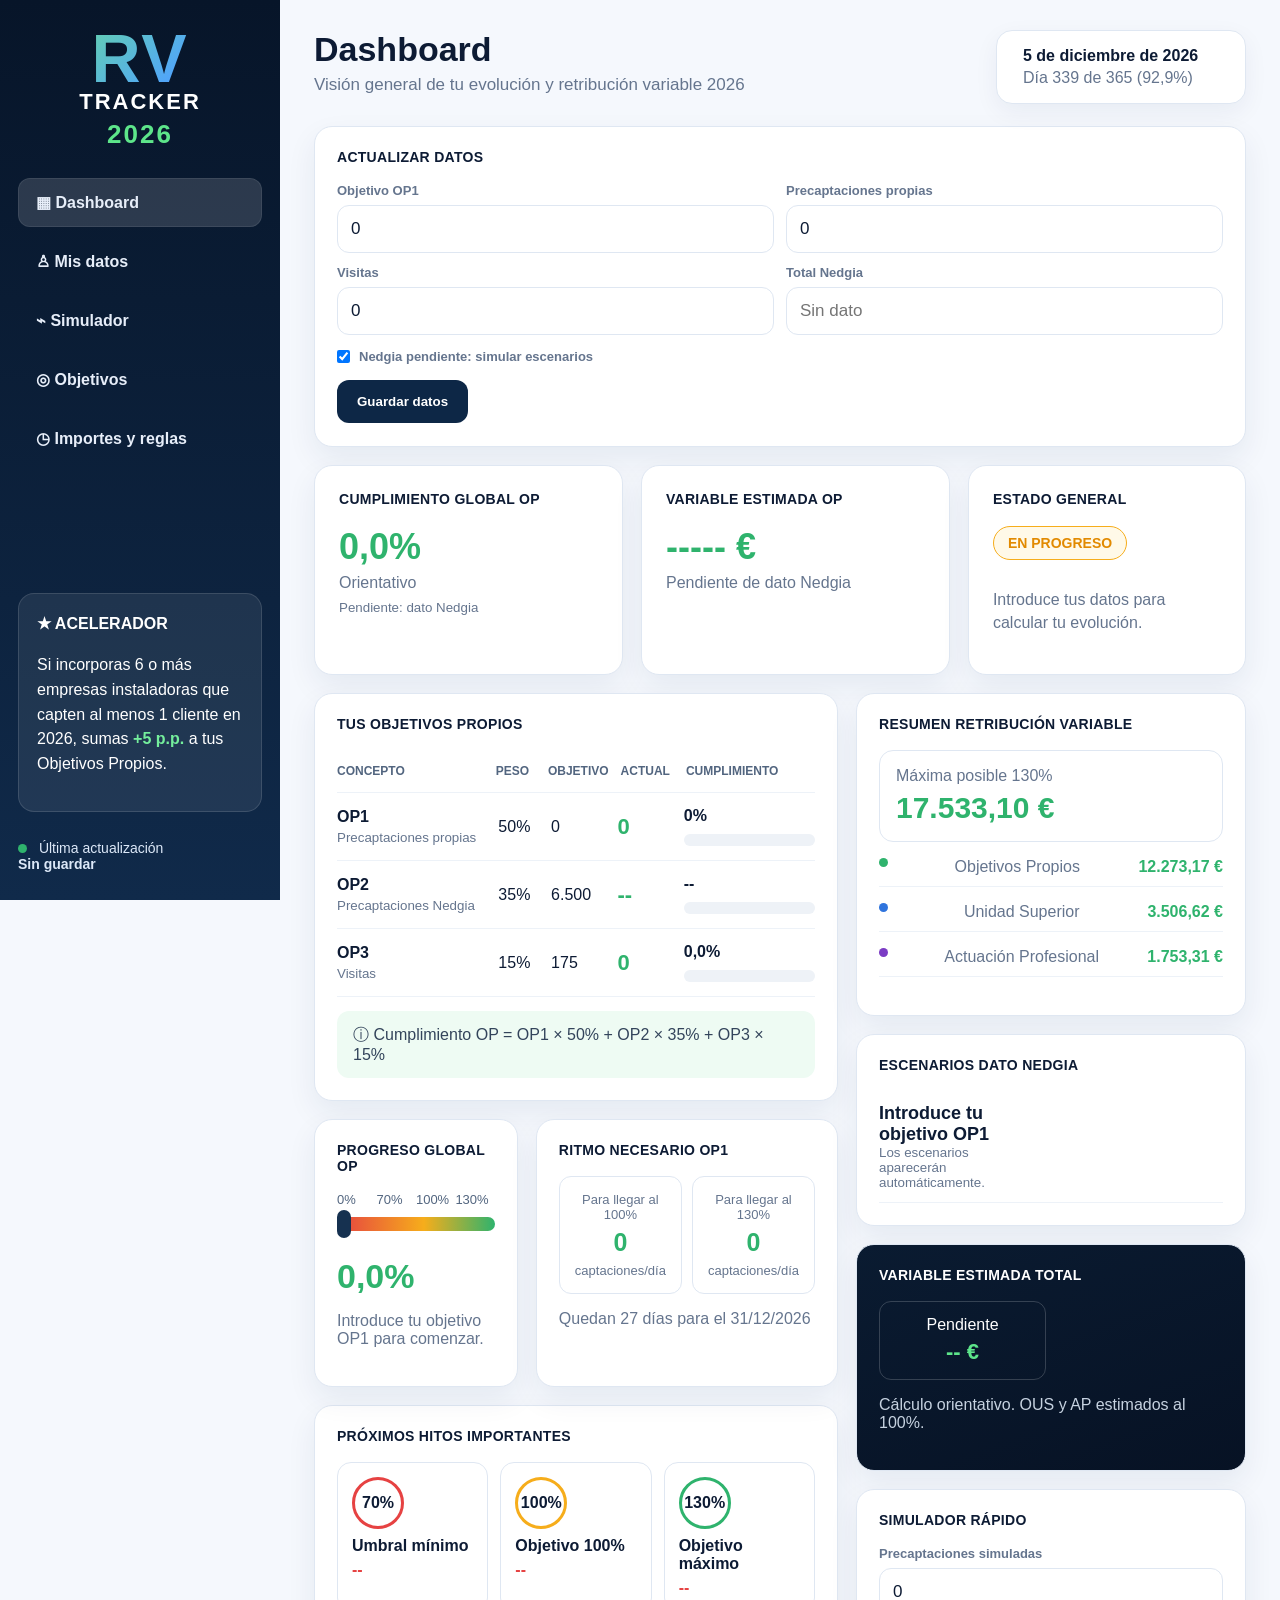
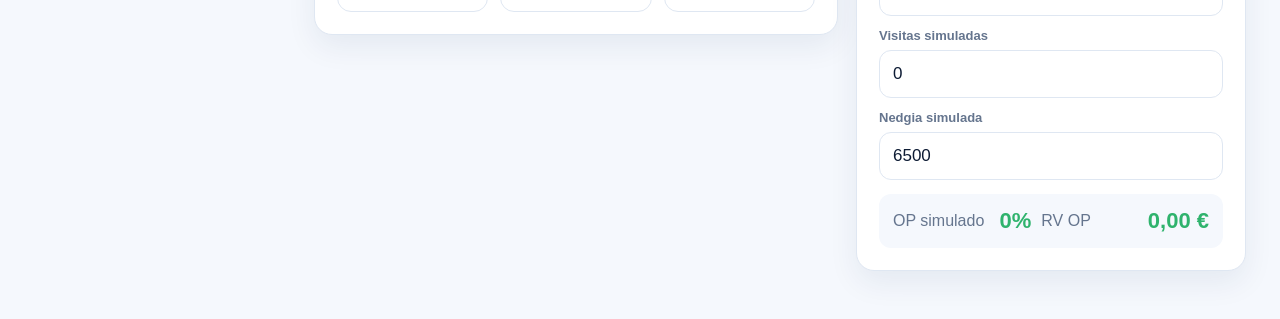
<file: index.html>
<!DOCTYPE html>
<html lang="es">
<head>
  <meta charset="UTF-8" />
  <meta name="viewport" content="width=device-width, initial-scale=1.0"/>
  <title>RV Tracker 2026</title>
  <link rel="stylesheet" href="style.css"/>
</head>

<body>
  <div class="layout">

    <aside class="sidebar">
      <div class="logo">
        <div class="rv">RV</div>
        <div>TRACKER</div>
        <span>2026</span>
      </div>

      <nav>
        <a class="active">▦ Dashboard</a>
        <a>♙ Mis datos</a>
        <a>⌁ Simulador</a>
        <a>◎ Objetivos</a>
        <a>◷ Importes y reglas</a>
      </nav>

      <div class="accelerator">
        <strong>★ ACELERADOR</strong>
        <p>
          Si incorporas 6 o más empresas instaladoras que capten al menos
          1 cliente en 2026, sumas <b>+5 p.p.</b> a tus Objetivos Propios.
        </p>
      </div>

      <div class="updated">
        <span></span>
        Última actualización<br>
        <b id="lastUpdate">Sin guardar</b>
      </div>
    </aside>


    <main class="main">

      <!-- CABECERA -->
      <header class="top">
        <div>
          <h1>Dashboard</h1>
          <p>Visión general de tu evolución y retribución variable 2026</p>
        </div>

        <div class="date-card">
          <strong id="todayText"></strong>
          <span id="yearProgress"></span>
        </div>
      </header>


      <!-- ACTUALIZAR DATOS - AHORA ARRIBA -->
      <article class="panel">
        <h2>Actualizar datos</h2>

        <div class="inputs inputs-four">

          <label>
            Objetivo OP1
            <input
              id="op1TargetEdit"
              type="number"
              min="1"
              value="0"
            >
          </label>

          <label>
            Precaptaciones propias
            <input
              id="op1Actual"
              type="number"
              min="0"
              value="0"
            >
          </label>

          <label>
            Visitas
            <input
              id="op3Actual"
              type="number"
              min="0"
              value="0"
            >
          </label>

          <label>
            Total Nedgia
            <input
              id="op2Actual"
              type="number"
              min="0"
              placeholder="Sin dato"
            >
          </label>

        </div>

        <label class="check">
          <input
            id="nedgiaPendiente"
            type="checkbox"
            checked
          >
          Nedgia pendiente: simular escenarios
        </label>

        <div class="save-row">
          <button id="saveBtn" type="button">
            Guardar datos
          </button>

          <span
            id="saveMessage"
            class="save-message"
            aria-live="polite"
          ></span>
        </div>
      </article>


      <!-- TARJETAS PRINCIPALES -->
      <section class="cards">

        <article class="card big-number">
          <span>CUMPLIMIENTO GLOBAL OP</span>
          <strong id="opGlobalCard">0%</strong>
          <p id="opGlobalSub">Orientativo</p>
          <small id="opGlobalPending">
            Pendiente: dato Nedgia
          </small>
        </article>

        <article class="card big-number">
          <span>VARIABLE ESTIMADA OP</span>
          <strong id="rvOp">----- €</strong>
          <p id="rvStatus">
            Pendiente de dato Nedgia
          </p>
        </article>

        <article class="card status-card">
          <span>ESTADO GENERAL</span>
          <strong id="statusBadge">
            EN PROGRESO
          </strong>
          <p id="statusText">
            Introduce tus datos para calcular tu evolución.
          </p>
        </article>

      </section>


      <section class="content">

        <div class="left">

          <!-- OBJETIVOS -->
          <article class="panel">

            <h2>Tus objetivos propios</h2>

            <div class="objectives">

              <div class="row header">
                <span>Concepto</span>
                <span>Peso</span>
                <span>Objetivo</span>
                <span>Actual</span>
                <span>Cumplimiento</span>
              </div>


              <!-- OP1 -->
              <div class="row">

                <div>
                  <b>OP1</b>
                  <small>Precaptaciones propias</small>
                </div>

                <span>50%</span>

                <span id="op1TargetNow">0</span>

                <strong id="op1Now">0</strong>

                <div>
                  <b id="op1Pct">0%</b>

                  <div class="mini-bar">
                    <i id="op1Fill"></i>
                  </div>
                </div>

              </div>


              <!-- OP2 -->
              <div class="row">

                <div>
                  <b>OP2</b>
                  <small>Precaptaciones Nedgia</small>
                </div>

                <span>35%</span>

                <span>6.500</span>

                <strong id="op2Now">--</strong>

                <div>
                  <b id="op2Pct">--</b>

                  <div class="mini-bar">
                    <i id="op2Fill"></i>
                  </div>
                </div>

              </div>


              <!-- OP3 -->
              <div class="row">

                <div>
                  <b>OP3</b>
                  <small>Visitas</small>
                </div>

                <span>15%</span>

                <span>175</span>

                <strong id="op3Now">0</strong>

                <div>
                  <b id="op3Pct">0%</b>

                  <div class="mini-bar purple">
                    <i id="op3Fill"></i>
                  </div>
                </div>

              </div>

            </div>

            <div class="formula">
              ⓘ Cumplimiento OP =
              OP1 × 50% + OP2 × 35% + OP3 × 15%
            </div>

          </article>


          <!-- PROGRESO + RITMO -->
          <section class="two">

            <article class="panel">

              <h2>Progreso global OP</h2>

              <div class="range">
                <span>0%</span>
                <span>70%</span>
                <span>100%</span>
                <span>130%</span>

                <div class="range-bar">
                  <i id="globalMarker"></i>
                </div>
              </div>

              <strong
                class="huge"
                id="globalHuge"
              >
                0%
              </strong>

              <p id="globalHelp">
                Introduce tus datos para comenzar.
              </p>

            </article>


            <article class="panel">

              <h2>Ritmo necesario OP1</h2>

              <div class="rhythm">

                <div>
                  <span>Para llegar al 100%</span>
                  <strong id="daily100">0</strong>
                  <small>captaciones/día</small>
                </div>

                <div>
                  <span>Para llegar al 130%</span>
                  <strong id="daily130">0</strong>
                  <small>captaciones/día</small>
                </div>

              </div>

              <p id="daysLeft"></p>

            </article>

          </section>


          <!-- HITOS -->
          <article class="panel">

            <h2>Próximos hitos importantes</h2>

            <div class="milestones">

              <div>
                <b>70%</b>
                <span>Umbral mínimo</span>
                <strong id="miss70">--</strong>
              </div>

              <div>
                <b>100%</b>
                <span>Objetivo 100%</span>
                <strong id="miss100">--</strong>
              </div>

              <div>
                <b>130%</b>
                <span>Objetivo máximo</span>
                <strong id="miss130">--</strong>
              </div>

            </div>

          </article>

        </div>


        <!-- COLUMNA DERECHA -->
        <aside class="right">

          <!-- RESUMEN RV -->
          <article class="panel">

            <h2>Resumen retribución variable</h2>

            <div class="max-money">
              <span>Máxima posible 130%</span>
              <strong>17.533,10 €</strong>
            </div>

            <div class="breakdown">

              <p>
                <span class="dot green"></span>
                Objetivos Propios
                <b>12.273,17 €</b>
              </p>

              <p>
                <span class="dot blue"></span>
                Unidad Superior
                <b>3.506,62 €</b>
              </p>

              <p>
                <span class="dot purple-dot"></span>
                Actuación Profesional
                <b>1.753,31 €</b>
              </p>

            </div>

          </article>


          <!-- ESCENARIOS NEDGIA -->
          <article class="panel">

            <h2>Escenarios dato Nedgia</h2>

            <div
              id="scenarios"
              class="scenario-list"
            ></div>

          </article>


          <!-- VARIABLE TOTAL -->
          <article class="panel dark">

            <h2>Variable estimada total</h2>

            <div
              id="totalScenarios"
              class="total-grid"
            ></div>

            <p>
              Cálculo orientativo.
              OUS y AP estimados al 100%.
            </p>

          </article>


          <!-- SIMULADOR -->
          <article class="panel">

            <h2>Simulador rápido</h2>

            <div class="inputs one">

              <label>
                Precaptaciones simuladas
                <input
                  id="simOp1"
                  type="number"
                  min="0"
                  value="0"
                >
              </label>

              <label>
                Visitas simuladas
                <input
                  id="simOp3"
                  type="number"
                  min="0"
                  value="0"
                >
              </label>

              <label>
                Nedgia simulada
                <input
                  id="simOp2"
                  type="number"
                  min="0"
                  value="6500"
                >
              </label>

            </div>

            <div class="sim-result">

              <span>OP simulado</span>
              <strong id="simPct">0%</strong>

              <span>RV OP</span>
              <strong id="simRv">0 €</strong>

            </div>

          </article>

        </aside>

      </section>

    </main>

  </div>

  <script src="app.js"></script>

</body>
</html>
</file>
<file: style.css>
:root{
  --navy:#08192d; --navy2:#0d2746; --bg:#f5f8fd; --card:#ffffff;
  --text:#0d1b34; --muted:#65758e; --line:#dfe7f2;
  --green:#2fb36d; --green2:#7bdc8c; --blue:#2f74dd; --purple:#7b3cc4;
  --yellow:#f6ad1b; --red:#e64242;
}
*{box-sizing:border-box}
body{margin:0;font-family:Inter,Segoe UI,Arial,sans-serif;background:var(--bg);color:var(--text)}
.layout{display:flex;min-height:100vh}
.sidebar{
  width:280px;background:linear-gradient(180deg,#071529,#102a4a);color:#fff;padding:28px 18px;
  display:flex;flex-direction:column;gap:28px;position:sticky;top:0;height:100vh
}
.logo{text-align:center;font-weight:900;letter-spacing:2px;font-size:22px}
.logo .rv{font-size:68px;line-height:.9;background:linear-gradient(135deg,#6ee58b,#4fa2ff 70%);-webkit-background-clip:text;color:transparent}
.logo span{display:block;color:#5de58a;font-size:26px;margin-top:4px}
nav{display:grid;gap:10px}
nav a{padding:15px 18px;border-radius:12px;color:#e7eef9;text-decoration:none;font-weight:650}
nav a.active{background:rgba(255,255,255,.14);box-shadow:inset 0 0 0 1px rgba(255,255,255,.08)}
.accelerator{margin-top:auto;background:rgba(255,255,255,.08);border:1px solid rgba(255,255,255,.12);border-radius:16px;padding:18px;line-height:1.55}
.accelerator b{color:#74ee9c}
.updated{font-size:14px;color:#dce8f8}
.updated span{display:inline-block;width:9px;height:9px;background:var(--green);border-radius:50%;margin-right:8px}
.main{flex:1;padding:30px 34px;overflow:auto}
.top{display:flex;justify-content:space-between;gap:18px;align-items:flex-start;margin-bottom:22px}
h1{font-size:34px;margin:0 0 6px}
.top p{margin:0;color:var(--muted);font-size:17px}
.date-card{background:#fff;border:1px solid var(--line);box-shadow:0 8px 24px rgba(15,40,80,.06);border-radius:16px;padding:16px 26px;min-width:250px}
.date-card span{display:block;color:var(--muted);margin-top:4px}
.cards{display:grid;grid-template-columns:1fr 1fr .9fr;gap:18px;margin-bottom:18px}
.card,.panel{background:var(--card);border:1px solid var(--line);border-radius:18px;box-shadow:0 12px 30px rgba(15,40,80,.07)}
.card{padding:24px}
.card span,.panel h2{font-size:14px;text-transform:uppercase;font-weight:850;letter-spacing:.02em}
.big-number strong{display:block;font-size:36px;color:var(--green);margin:18px 0 6px}
.big-number p,.big-number small{color:var(--muted);display:block;margin:0 0 8px}
.status-card strong{display:inline-block;margin:18px 0 12px;padding:8px 14px;border:1px solid var(--yellow);border-radius:999px;color:#e28a00;background:#fff9e8;font-size:14px}
.status-card p{color:var(--muted);line-height:1.45}
.content{display:grid;grid-template-columns:minmax(0,1fr) 390px;gap:18px}
.panel{padding:22px;margin-bottom:18px}
.panel h2{margin:0 0 18px}
.objectives{display:grid}
.row{display:grid;grid-template-columns:1.65fr .45fr .6fr .6fr 1.45fr;align-items:center;gap:12px;padding:14px 0;border-bottom:1px solid #edf2f8}
.row.header{color:#52657f;text-transform:uppercase;font-size:12px;font-weight:800}
.row small{display:block;color:var(--muted);margin-top:4px}
.row strong{font-size:22px;color:var(--green)}
.mini-bar{height:12px;background:#eef2f7;border-radius:999px;overflow:hidden;margin-top:9px}
.mini-bar i{display:block;height:100%;background:linear-gradient(90deg,var(--green),var(--green2));border-radius:999px;width:0}
.mini-bar.purple i{background:linear-gradient(90deg,var(--purple),#b47cff)}
.formula{margin-top:14px;padding:14px 16px;background:#eefbf3;border-radius:12px;color:#33445b}
.two{display:grid;grid-template-columns:1fr 1fr;gap:18px}
.range{display:grid;grid-template-columns:repeat(4,1fr);gap:0;color:#52657f;font-size:13px}
.range-bar{grid-column:1/-1;height:14px;background:linear-gradient(90deg,var(--red),var(--yellow) 55%,var(--green));border-radius:999px;margin-top:10px;position:relative}
.range-bar i{position:absolute;top:-7px;width:14px;height:28px;background:#163150;border-radius:8px;left:0}
.huge{display:block;font-size:34px;color:var(--green);margin-top:26px}
.panel p{color:var(--muted)}
.rhythm{display:grid;grid-template-columns:1fr 1fr;gap:10px}
.rhythm div{border:1px solid var(--line);border-radius:12px;padding:15px;text-align:center}
.rhythm span,.rhythm small{display:block;color:var(--muted);font-size:13px}
.rhythm strong{display:block;color:var(--green);font-size:25px;margin:6px 0}
.milestones{display:grid;grid-template-columns:repeat(3,1fr);gap:12px}
.milestones div{border:1px solid var(--line);border-radius:14px;padding:14px}
.milestones b{display:inline-grid;place-items:center;width:52px;height:52px;border:3px solid var(--green);border-radius:50%;margin-right:10px}
.milestones div:first-child b{border-color:var(--red)}
.milestones div:nth-child(2) b{border-color:var(--yellow)}
.milestones span{display:block;font-weight:800;margin-top:8px}
.milestones strong{display:block;color:var(--red);margin-top:6px}
.inputs{display:grid;grid-template-columns:repeat(3,1fr);gap:12px}
.inputs.inputs-four{grid-template-columns:repeat(4,1fr)}
.inputs.one{grid-template-columns:1fr}
label{font-size:13px;color:var(--muted);font-weight:700}
input{width:100%;margin-top:7px;border:1px solid var(--line);border-radius:12px;padding:13px;font-size:17px;color:var(--text);outline:0}
input:focus{border-color:var(--blue)}
input.invalid{border-color:var(--red);background:#fff6f6}
.check{display:flex;align-items:center;gap:9px;margin:14px 0}
.check input{width:auto;margin:0}
.save-row{display:flex;align-items:center;gap:12px;min-height:46px}
button{border:0;background:var(--navy2);color:#fff;border-radius:12px;padding:14px 20px;font-weight:850;cursor:pointer}
button.saved{background:var(--green)}
.save-message{font-size:14px;font-weight:800;color:var(--green)}
.save-message.error{color:var(--red)}
.max-money{border:1px solid var(--line);border-radius:14px;padding:16px}
.max-money span{display:block;color:var(--muted)}
.max-money strong{display:block;color:var(--green);font-size:30px;margin-top:6px}
.breakdown p{display:flex;justify-content:space-between;border-bottom:1px solid #edf2f8;padding-bottom:10px}
.breakdown b{color:var(--green)}
.dot{display:inline-block;width:9px;height:9px;border-radius:50%;margin-right:8px}
.green{background:var(--green)}
.blue{background:var(--blue)}
.purple-dot{background:var(--purple)}
.scenario-list{display:grid;gap:10px}
.scenario{display:grid;grid-template-columns:1fr .8fr .8fr;gap:10px;align-items:center;border-bottom:1px solid #edf2f8;padding:12px 0}
.scenario small{display:block;color:var(--muted)}
.scenario b{font-size:18px}
.scenario .money{color:var(--green)}
.dark{background:linear-gradient(160deg,#0a1b31,#071224);color:#fff}
.dark p{color:#c6d2e0}
.total-grid{display:grid;grid-template-columns:repeat(2,1fr);gap:10px}
.total-grid div{border:1px solid rgba(255,255,255,.18);border-radius:12px;padding:14px;text-align:center}
.total-grid strong{display:block;color:#5de58a;font-size:22px;margin-top:5px}
.sim-result{display:grid;grid-template-columns:1fr auto 1fr auto;gap:10px;align-items:center;margin-top:14px;background:#f5f8fd;border-radius:12px;padding:14px}
.sim-result span{color:var(--muted)}
.sim-result strong{font-size:22px;color:var(--green)}
@media(max-width:1300px){.inputs.inputs-four{grid-template-columns:repeat(2,1fr)}}
@media(max-width:1100px){
  .sidebar{display:none}
  .content,.cards,.two{grid-template-columns:1fr}
  .main{padding:20px}
  .inputs,.inputs.inputs-four,.milestones{grid-template-columns:1fr}
  .top{display:block}
  .date-card{margin-top:14px}
  .row{grid-template-columns:1fr}
  .row.header{display:none}
}
</file>
